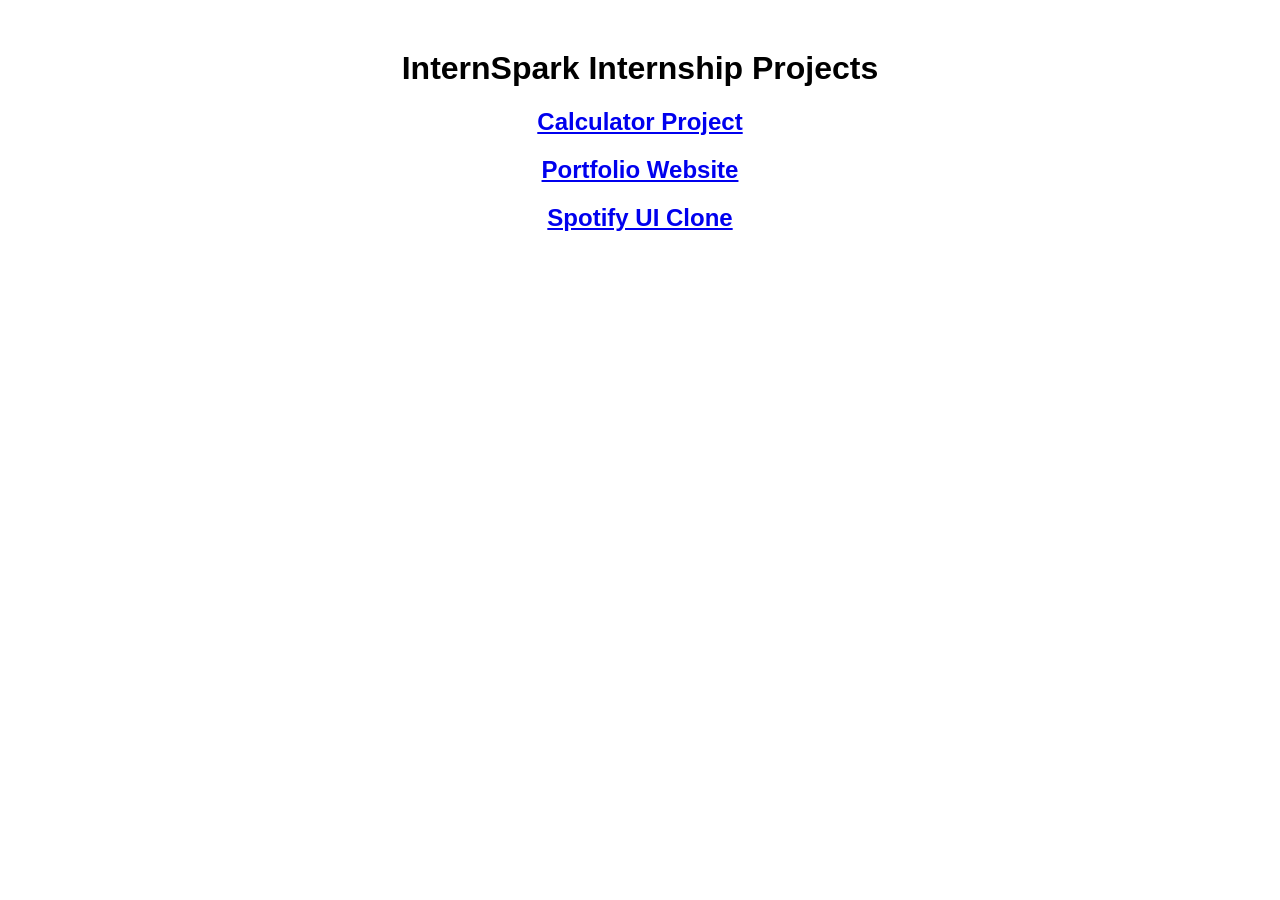
<file: index.html>
<!DOCTYPE html>
<html>
<head>
    <title>InternSpark Internship Projects</title>
</head>
<body style="font-family: Arial; text-align:center; margin-top:50px;">

    <h1>InternSpark Internship Projects</h1>

    <h2><a href="./JavaScript Mini Project (Calculator)/index.html">Calculator Project</a></h2>

    <h2><a href="./Responsive Portfolio Website/index.html">Portfolio Website</a></h2>

    <h2><a href="./UI Clone Challenge (Spotify)/index.html">Spotify UI Clone</a></h2>

</body>
</html>
</file>
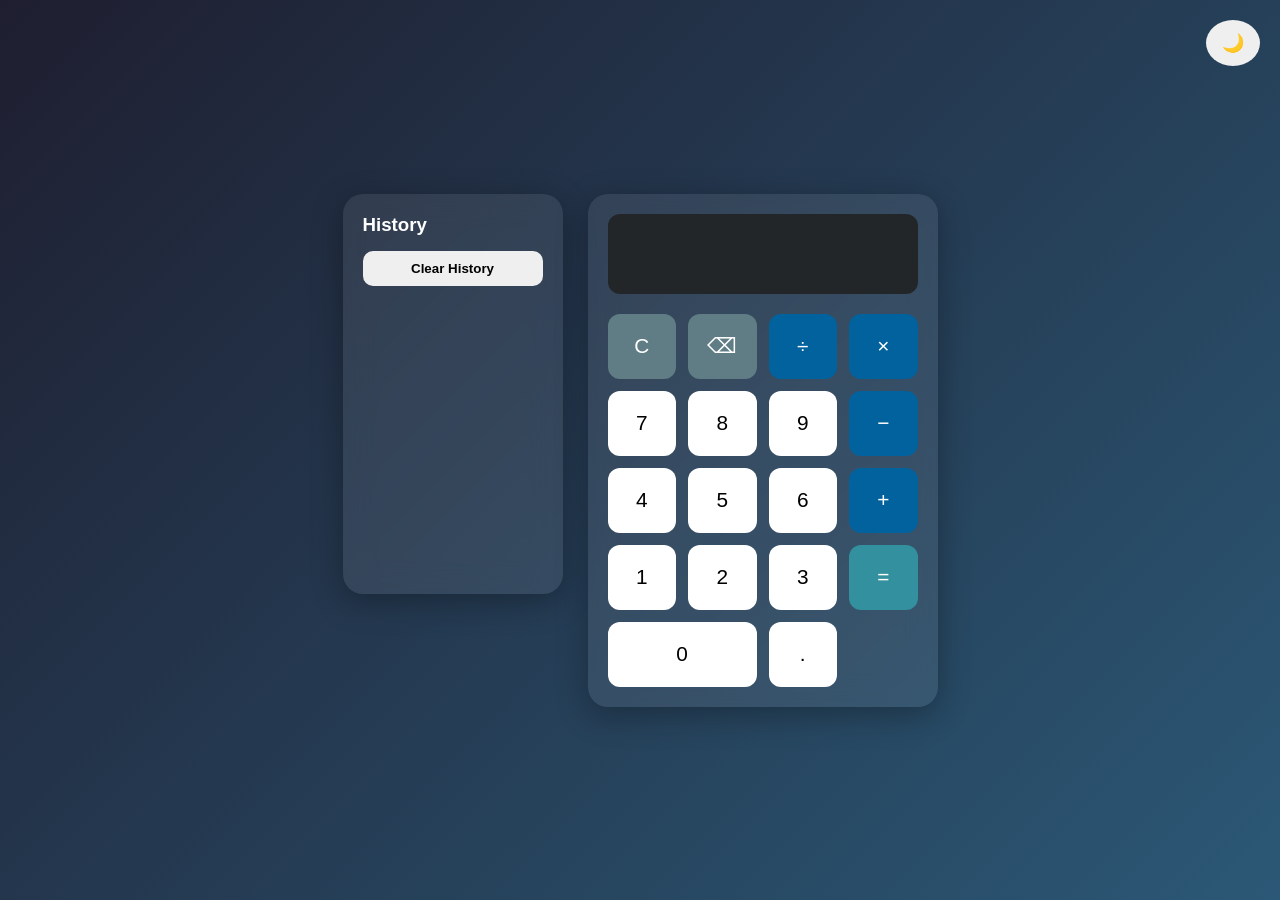
<file: JavaScript Mini Project (Calculator)/index.html>
<!DOCTYPE html>
<html lang="en">
<head>
    <meta charset="UTF-8">
    <meta name="viewport" content="width=device-width, initial-scale=1.0">
    <title>Modern Calculator</title>
    <link rel="stylesheet" href="style.css">
</head>
<body>

<button id="themeToggle">🌙</button>

<div class="app-container">

    <div class="history">
        <h3>History</h3>
        <button id="clearHistory">
    Clear History
</button>

        <ul id="historyList"></ul>
    </div>

    <div class="calculator">
        <div class="display">
            <input type="text" id="screen" readonly>
        </div>

        <div class="buttons">

            <button class="btn special" onclick="clearScreen()">C</button>
            <button class="btn special" onclick="deleteLast()">⌫</button>
            <button class="btn operator" onclick="append('/')">÷</button>
            <button class="btn operator" onclick="append('*')">×</button>

            <button class="btn" onclick="append('7')">7</button>
            <button class="btn" onclick="append('8')">8</button>
            <button class="btn" onclick="append('9')">9</button>
            <button class="btn operator" onclick="append('-')">−</button>

            <button class="btn" onclick="append('4')">4</button>
            <button class="btn" onclick="append('5')">5</button>
            <button class="btn" onclick="append('6')">6</button>
            <button class="btn operator" onclick="append('+')">+</button>

            <button class="btn" onclick="append('1')">1</button>
            <button class="btn" onclick="append('2')">2</button>
            <button class="btn" onclick="append('3')">3</button>
            <button class="btn equal" onclick="calculate()">=</button>

            <button class="btn zero" onclick="append('0')">0</button>
            <button class="btn" onclick="append('.')">.</button>

        </div>
    </div>
</div>
<script src="script.js"></script>
</body>
</html>
</file>
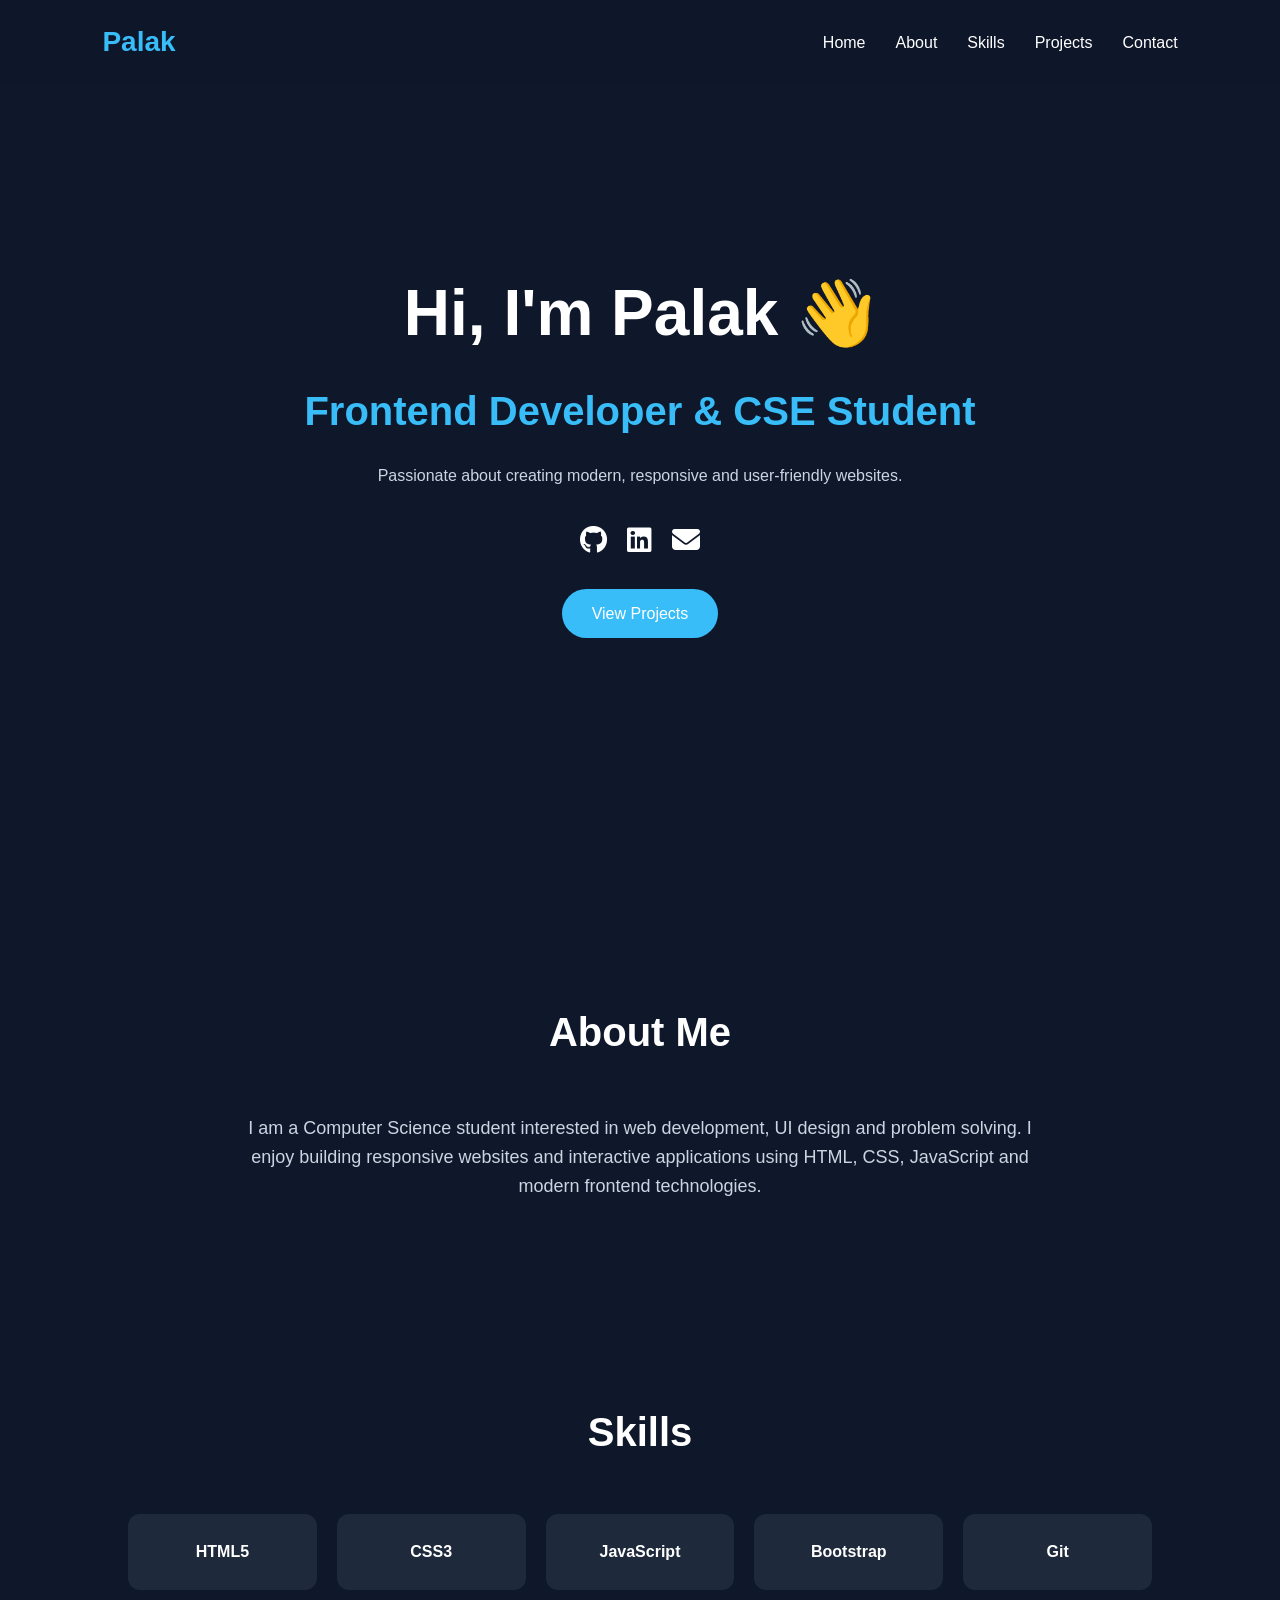
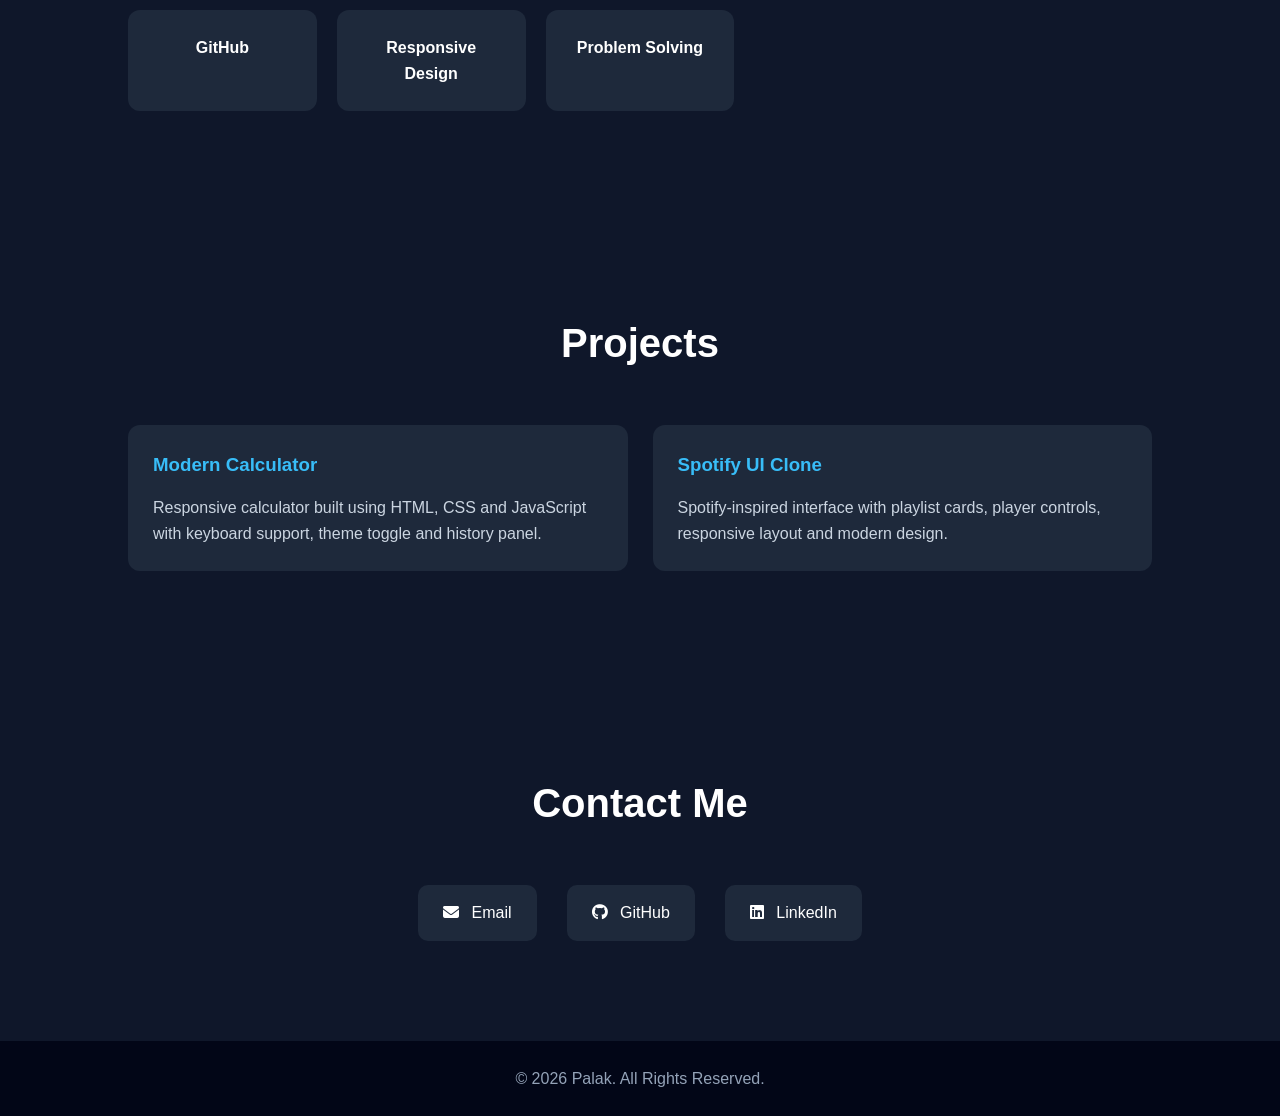
<file: Responsive Portfolio Website/index.html>
<!DOCTYPE html>
<html lang="en">
<head>
    <meta charset="UTF-8">
    <meta name="viewport" content="width=device-width, initial-scale=1.0">
    <title>Palak Portfolio</title>

    <link rel="stylesheet" href="style.css">

    <link rel="stylesheet"
    href="https://cdnjs.cloudflare.com/ajax/libs/font-awesome/6.5.1/css/all.min.css">
</head>
<body>

    <!-- NAVBAR -->

    <nav class="navbar">

        <div class="logo">
            Palak
        </div>

        <ul class="nav-links">

            <li><a href="#home">Home</a></li>

            <li><a href="#about">About</a></li>

            <li><a href="#skills">Skills</a></li>

            <li><a href="#projects">Projects</a></li>

            <li><a href="#contact">Contact</a></li>

        </ul>

    </nav>

    <!-- HOME -->

    <section id="home" class="hero">

        <div class="hero-content">

    <h1>
        Hi, I'm Palak 👋
    </h1>

    <h2>
        Frontend Developer & CSE Student
    </h2>

    <p>
        Passionate about creating modern,
        responsive and user-friendly websites.
    </p>

    <div class="social-icons">

        <a href="https://github.com/PalakGaur-hub" target="_blank">
            <i class="fa-brands fa-github"></i>
        </a>

        <a href="https://linkedin.com/in/your-profile" target="_blank">
            <i class="fa-brands fa-linkedin"></i>
        </a>

        <a href="mailto:yourgmail@gmail.com">
            <i class="fa-solid fa-envelope"></i>
        </a>

    </div>

    <a href="#projects" class="btn">
        View Projects
    </a>

</div>
    </section>

    <!-- ABOUT -->

    <section id="about" class="about">

        <h2>About Me</h2>

        <p>
            I am a Computer Science student interested in
            web development, UI design and problem solving.

            I enjoy building responsive websites and
            interactive applications using HTML, CSS,
            JavaScript and modern frontend technologies.
        </p>

    </section>

    <!-- SKILLS -->

    <section id="skills" class="skills">

        <h2>Skills</h2>

        <div class="skills-grid">

            <div class="skill-card">HTML5</div>

            <div class="skill-card">CSS3</div>

            <div class="skill-card">JavaScript</div>

            <div class="skill-card">Bootstrap</div>

            <div class="skill-card">Git</div>

            <div class="skill-card">GitHub</div>

            <div class="skill-card">Responsive Design</div>

            <div class="skill-card">Problem Solving</div>

        </div>

    </section>

    <!-- PROJECTS -->

    <section id="projects" class="projects">

        <h2>Projects</h2>

        <div class="project-grid">

            <div class="project-card">

                <h3>Modern Calculator</h3>

                <p>
                    Responsive calculator built using
                    HTML, CSS and JavaScript with
                    keyboard support, theme toggle
                    and history panel.
                </p>

            </div>

            <div class="project-card">

                <h3>Spotify UI Clone</h3>

                <p>
                    Spotify-inspired interface with
                    playlist cards, player controls,
                    responsive layout and modern design.
                </p>

            </div>

        </div>

    </section>

    <!-- CONTACT -->

    <section id="contact" class="contact">

        <h2>Contact Me</h2>

        <div class="contact-links">

            <a href="mailto:palakgaur23@gmail.com">
    <i class="fa-solid fa-envelope"></i>
    Email
</a>

            <a href="https://github.com/PalakGaur-hub" target="_blank">
    <i class="fa-brands fa-github"></i>
    GitHub
</a>

            <a href="https://linkedin.com/in/palak-gaur-751830374/" target="_blank">
    <i class="fa-brands fa-linkedin"></i>
    LinkedIn
</a>

        </div>

    </section>

    <!-- FOOTER -->

    <footer>

        <p>
            © 2026 Palak. All Rights Reserved.
        </p>

    </footer>

</body>
</html>
</file>
<file: JavaScript Mini Project (Calculator)/style.css>
*{
    margin:0;
    padding:0;
    box-sizing:border-box;
    font-family:'Segoe UI', sans-serif;
}

body{
    display:flex;
    justify-content:center;
    align-items:center;
    height:100vh;
    background:linear-gradient(135deg,#1e1e2f,#2b5876);
}

.calculator{
    width:350px;
    padding:20px;
    border-radius:20px;
    background:rgba(255,255,255,0.08);
    backdrop-filter:blur(15px);
    box-shadow:0 8px 32px rgba(0,0,0,0.3);
}

.display input{
    width:100%;
    height:80px;
    border:none;
    outline:none;
    text-align:right;
    padding:15px;
    font-size:2rem;
    border-radius:12px;
    background:#232628;
    color:white;
}

.buttons{
    margin-top:20px;
    display:grid;
    grid-template-columns:repeat(4,1fr);
    gap:12px;
}

.btn{
    height:65px;
    border:none;
    border-radius:12px;
    font-size:1.3rem;
    cursor:pointer;
    background:white;
    transition:.2s;
}

.btn:hover{
    transform:translateY(-3px);
    box-shadow:0 5px 15px rgba(0,0,0,0.2);
}
.operator{
    background:#02629e;
    color:white;
}

.equal{
    background:#33909e;
    color:white;
    grid-row:span 2;
}

.special{
    background:#607d85;
    color:white;
}

.zero{
    grid-column:span 2;
}
.app-container{
    display:flex;
    gap:25px;
    align-items:flex-start;
}

.history{
    width:220px;
    min-height:400px;
    overflow-y:auto;

    padding:20px;
    border-radius:20px;
    background:rgba(255,255,255,0.08);
    backdrop-filter:blur(15px);
    color:white;
    box-shadow:0 8px 32px rgba(0,0,0,0.3);
}

.history h3{
    margin-bottom:15px;
}

.history ul{
    list-style:none;
}

.history li{
    margin-bottom:12px;
    padding:8px;
    border-radius:8px;
    background:rgba(255,255,255,0.1);
}

#themeToggle{
    position:absolute;
    top:20px;
    right:20px;
    border:none;
    padding:12px 16px;
    border-radius:50%;
    font-size:18px;
    cursor:pointer;
}
body.light{
    background:linear-gradient(135deg,#f5f7fa,#c3cfe2);
}

body.light .calculator{
    background:white;
}

body.light .history{
    background:white;
    color:black;
}

body.light .display input{
    background:#f1f1f1;
    color:black;
}
@media(max-width:768px){

    .app-container{
        flex-direction:column;
        align-items:center;
    }

    .history{
        width:100%;
        max-width:350px;
    }

}
#clearHistory{
    width:100%;
    padding:10px;
    margin-bottom:15px;
    border:none;
    border-radius:10px;
    cursor:pointer;
    font-weight:600;
    transition:0.3s;
}

#clearHistory:hover{
    transform:scale(1.03);
}
*{
    transition:0.2s ease;
}
</file>
<file: Responsive Portfolio Website/style.css>
*{
    margin:0;
    padding:0;
    box-sizing:border-box;
    font-family:'Segoe UI',sans-serif;
}

html{
    scroll-behavior:smooth;
}

body{
    background:#0f172a;
    color:white;
    line-height:1.6;
}

/* NAVBAR */

.navbar{
    position:fixed;
    top:0;
    width:100%;

    display:flex;
    justify-content:space-between;
    align-items:center;

    padding:20px 8%;

    background:rgba(15,23,42,0.95);

    backdrop-filter:blur(10px);

    z-index:1000;
}

.logo{
    font-size:28px;
    font-weight:bold;
    color:#38bdf8;
}

.nav-links{
    display:flex;
    list-style:none;
    gap:30px;
}

.nav-links a{
    text-decoration:none;
    color:white;
    transition:.3s;
}

.nav-links a:hover{
    color:#38bdf8;
}

/* HERO */

.hero{
    min-height:100vh;

    display:flex;
    justify-content:center;
    align-items:center;
    text-align:center;

    padding:100px 20px;
}

.hero-content h1{
    font-size:4rem;
    margin-bottom:15px;
}

.hero-content h2{
    color:#38bdf8;
    margin-bottom:20px;
}

.hero-content p{
    max-width:700px;
    margin:auto;
    margin-bottom:30px;
    color:#cbd5e1;
}
.social-icons{
    margin:25px 0;

    display:flex;
    justify-content:center;
    gap:20px;
}

.social-icons a{
    color:white;
    font-size:28px;

    transition:.3s;
}

.social-icons a:hover{
    color:#38bdf8;
    transform:translateY(-3px);
}

.btn{
    display:inline-block;

    padding:12px 30px;

    background:#38bdf8;
    color:white;

    text-decoration:none;

    border-radius:30px;

    transition:.3s;
}

.btn:hover{
    transform:translateY(-3px);
    background:#0ea5e9;
}

/* SECTIONS */

section{
    padding:100px 10%;
}

section h2{
    text-align:center;
    font-size:2.5rem;
    margin-bottom:50px;
}

/* ABOUT */

.about p{
    max-width:800px;
    margin:auto;
    text-align:center;
    color:#cbd5e1;
    font-size:18px;
}

/* SKILLS */

.skills-grid{
    display:grid;
    grid-template-columns:repeat(auto-fit,minmax(180px,1fr));
    gap:20px;
}

.skill-card{
    background:#1e293b;

    padding:25px;

    text-align:center;

    border-radius:12px;

    transition:.3s;

    font-weight:600;
}

.skill-card:hover{
    transform:translateY(-8px);
    background:#334155;
}

/* PROJECTS */

.project-grid{
    display:grid;
    grid-template-columns:repeat(auto-fit,minmax(300px,1fr));
    gap:25px;
}

.project-card{
    background:#1e293b;

    padding:25px;

    border-radius:12px;

    transition:.3s;
}

.project-card:hover{
    transform:translateY(-8px);
    background:#334155;
}

.project-card h3{
    margin-bottom:15px;
    color:#38bdf8;
}

.project-card p{
    color:#cbd5e1;
}

/* CONTACT */

.contact-links{
    display:flex;
    justify-content:center;
    gap:30px;
    flex-wrap:wrap;
}

.contact-links a{
    text-decoration:none;
    color:white;

    background:#1e293b;

    padding:15px 25px;

    border-radius:10px;

    transition:.3s;
}

.contact-links a:hover{
    background:#334155;
    transform:translateY(-5px);
}

.contact-links i{
    margin-right:8px;
}

/* FOOTER */

footer{
    text-align:center;
    padding:25px;
    background:#020617;
    color:#94a3b8;
}

/* RESPONSIVE */

@media(max-width:768px){

    .navbar{
        flex-direction:column;
        gap:15px;
    }

    .nav-links{
        flex-wrap:wrap;
        justify-content:center;
        gap:15px;
    }

    .hero-content h1{
        font-size:2.5rem;
    }

    .hero-content h2{
        font-size:1.2rem;
    }

}
</file>
